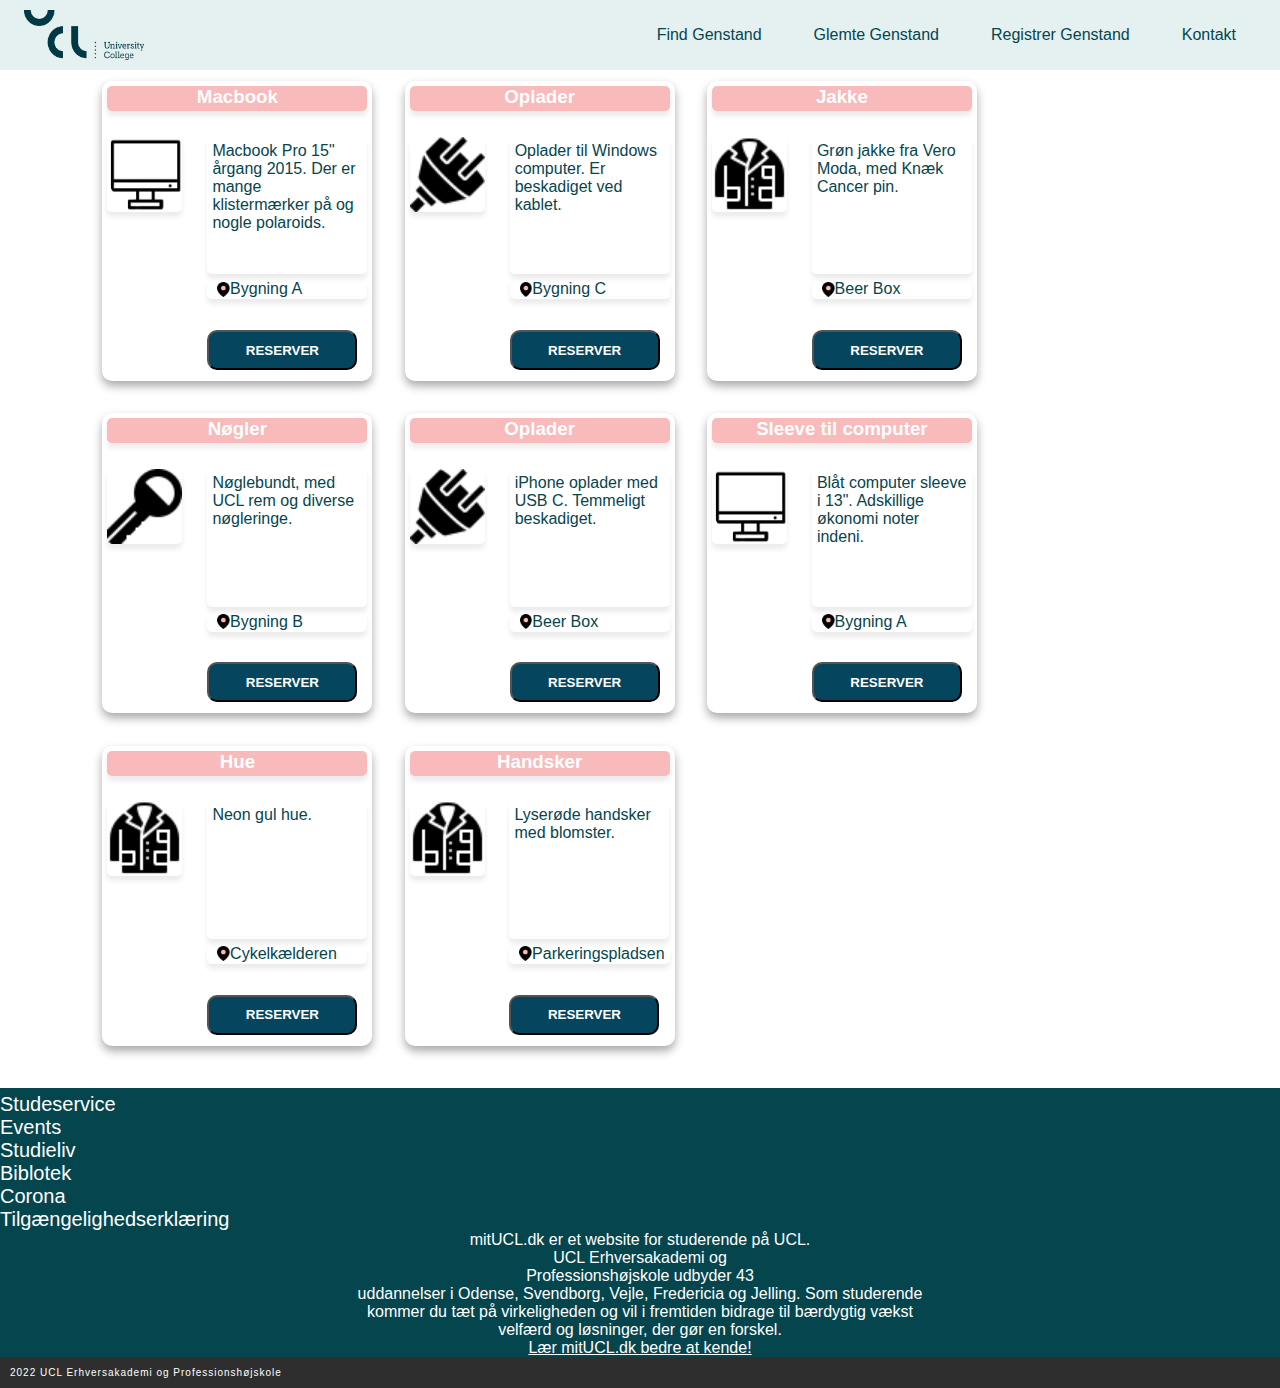
<file: feed.html>
<!DOCTYPE html>
<html lang="en" dir="ltr">
  <head>
    <meta charset="utf-8">
    <meta name="viewport" content="width=device-width, initial-scale=1.0">
    <link rel="stylesheet" href="indeks.css">
    <script src="Script.js" defer></script>
    <link href="https://fonts.googleapis.com/icon?family=Material+Icons" rel="stylesheet">
    <title>Glemte sager</title>
  </head>
  <body onLoad="initClock()">
    <body>
      <header>
          <nav class="navbar">
            <img src="ucl-logo.png" class="logo">
            <ul class="menu">
              <li><a class="menuItem" href="forside.html" >Find Genstand</a></li>
              <li><a class="menuItem" href="fundetnoget.html" >Glemte Genstand</a></li>
              <li><a class="menuItem" href="registrergenstand.html" >Registrer Genstand</a></li>
              <li><a class="menuItem" href="kontakt.html" >Kontakt</a></li>
            </ul>
  
  
  
              <div class="hamburger">
                 <i class="menuIcon material-icons">menu</i>
                 <i class="closeIcon material-icons">close</i>
              </div>
          </nav>
      </header>


 <div class="search-wrapper">
   <label for ="search">Glemte sager</label>
   <input type="search" id="search" class="searchbar">
 </div>

 <!-- <div class="user-cards" data-user-cards-container>
     <template data-user-template>
       <div class="card">
           <div class="header" data-header></div>
           <div class="body" data-body></div>
       </div>
     </template> -->

   <!-- <div class="wrap">
     <div class="search">
         <!-- <input type="text" class="searchTerm" placeholder="Har du glemt noget?"> -->
         <!-- <button type="submit" class="searchButton">
             <i class=fa fa-search></i>
             </button>
     </div>
 </div> -->


  <a href="forside.html" class="previous">&laquo; Tilbage</a>
  <br>
  <br>

<!-- <script onLoad="initClock()"></script>
  <div id="timedate">
    <a id="mon">January</a>
    <a id="d">1</a>,
    <a id="y">0</a><br />
    <a id="h">12</a>:
    <a id="m">00</a>:
    <a id="s">00</a>
  </div> -->
<!--
  Stephanie JavaScript ovenfor -->

    <section id="feed">

      <div class="glemteFeed">
        <h3 class="objekt">Macbook</h3>
        <img class="ikonFeed" src="pc.png" alt="">
        <p class="beskrivelseFeed"> Macbook Pro 15" årgang 2015. Der er mange klistermærker på og nogle polaroids.</p>
        <p class="lokationFeed"><img class="glemtSted" src="billederkontakt/sted.png" alt="">Bygning A</p>
        <button class="reserverKnap" type="button" name="button"onclick="feedKnap()">RESERVER</button>
      </div>

      <div class="glemteFeed">
        <h3 class="objekt">Oplader</h3>
        <img class="ikonFeed" src="charger.png" alt="">
        <p class="beskrivelseFeed">Oplader til Windows computer. Er beskadiget ved kablet.</p>
        <p class="lokationFeed"><img class="glemtSted" src="billederkontakt/sted.png" alt="">Bygning C</p>
        <button class="reserverKnap" type="button" name="button"onclick="feedKnap()">RESERVER</button>
      </div>

      <div class="glemteFeed">
        <h3 class="objekt">Jakke</h3>
        <img class="ikonFeed" src="coat.png" alt="">
        <p class="beskrivelseFeed">Grøn jakke fra Vero Moda, med Knæk Cancer pin.</p>
        <p class="lokationFeed"><img class="glemtSted" src="billederkontakt/sted.png" alt="">Beer Box</p>
        <button class="reserverKnap" type="button" name="button"onclick="feedKnap()">RESERVER</button>
      </div>


      <div class="glemteFeed">
        <h3 class="objekt">Nøgler</h3>
        <img class="ikonFeed" src="key.png" alt="">
        <p class="beskrivelseFeed">Nøglebundt, med UCL rem og diverse nøgleringe.</p>
        <p class="lokationFeed"><img class="glemtSted" src="billederkontakt/sted.png" alt="">Bygning B</p>
        <button class="reserverKnap" type="button" name="button"onclick="feedKnap()">RESERVER</button>
      </div>

      <div class="glemteFeed">
        <h3 class="objekt">Oplader</h3>
        <img class="ikonFeed" src="charger.png" alt="">
        <p class="beskrivelseFeed">iPhone oplader med USB C. Temmeligt beskadiget.</p>
        <p class="lokationFeed"><img class="glemtSted" src="billederkontakt/sted.png" alt="">Beer Box</p>
        <button class="reserverKnap" type="button" name="button"onclick="feedKnap()">RESERVER</button>
      </div>

      <div class="glemteFeed">
          <h3 class="objekt">Sleeve til computer</h3>
          <img class="ikonFeed" src="pc.png" alt="">
          <p class="beskrivelseFeed">Blåt computer sleeve i 13". Adskillige økonomi noter indeni.</p>
          <p class="lokationFeed"><img class="glemtSted" src="billederkontakt/sted.png" alt="">Bygning A</p>
          <button class="reserverKnap" type="button" name="button"onclick="feedKnap()">RESERVER</button>
        </div>

        <div class="glemteFeed">
          <h3 class="objekt">Hue</h3>
          <img class="ikonFeed" src="coat.png" alt="">
          <p class="beskrivelseFeed">Neon gul hue.</p>
          <p class="lokationFeed"><img class="glemtSted" src="billederkontakt/sted.png" alt="">Cykelkælderen</p>
          <button class="reserverKnap" type="button" name="button"onclick="feedKnap()">RESERVER</button>
        </div>

        <div class="glemteFeed">
          <h3 class="objekt">Handsker</h3>
          <img class="ikonFeed" src="coat.png" alt="">
          <p class="beskrivelseFeed">Lyserøde handsker med blomster.</p>
          <p class="lokationFeed"><img class="glemtSted" src="billederkontakt/sted.png" alt="">Parkeringspladsen</p>
          <button class="reserverKnap" type="button" name="button"onclick="feedKnap()">RESERVER</button>
        </div>
    </section>

    <div class="botmenu">


<div class="liste">
<ul style="list-style-type: none;">
<a href="https://www.mitucl.dk/studieservice"> <li>Studeservice</li></a>
<a href="https://www.mitucl.dk/events"> <li>Events</li></a>
<a href="https://www.mitucl.dk/studieliv"> <li>Studieliv</li></a>
<a href="https://bib.ucl.dk/"> <li>Biblotek</li></a>
<a href="https://www.mitucl.dk/corona"> <li>Corona</li></a>
<a href="https://www.was.digst.dk/mitucl-dk"> <li>Tilgængelighedserklæring</li></a>
</ul>
</div>

<div class="botmenutekst">
<ul>
  <p>mitUCL.dk er et website for studerende på UCL.<br>
    UCL Erhversakademi og <br> Professionshøjskole udbyder 43 <br>
    uddannelser i Odense, Svendborg, Vejle, Fredericia og Jelling. Som studerende <br>
    kommer du tæt på virkeligheden og vil i fremtiden bidrage til bærdygtig vækst <br>
    velfærd og løsninger, der gør en forskel. <br>
    </p>
    <div class="lærmere">
    <a href="https://www.mitucl.dk/rundvisning-paa-mitucldk"><p>Lær mitUCL.dk bedre at kende!</p></a>
    </div>
  </ul>
</div>
<div class="icons">
  <a href="https://www.facebook.com/ucl.dk/"><i class="fa fa-facebook"></i></a>
  <a href="https://twitter.com/ucldk"><i class="fa fa-twitter"></i></a>
  <a href="https://www.instagram.com/ucl.dk/"><i class="fa fa-instagram"></i></a>
  <a href="https://www.linkedin.com/school/ucldk/"><i class="fa fa-linkedin"></i></a>
</div>
</div>

<footer>
  <div class="footer">
    <p><i class="fa fa-copyright"> </i>2022 UCL Erhversakademi og Professionshøjskole</p>
</div>
<button onclick="topFunction()" id="myBtn" title="Go to top">Top</button>
</footer>
  </body>
</html>
</file>
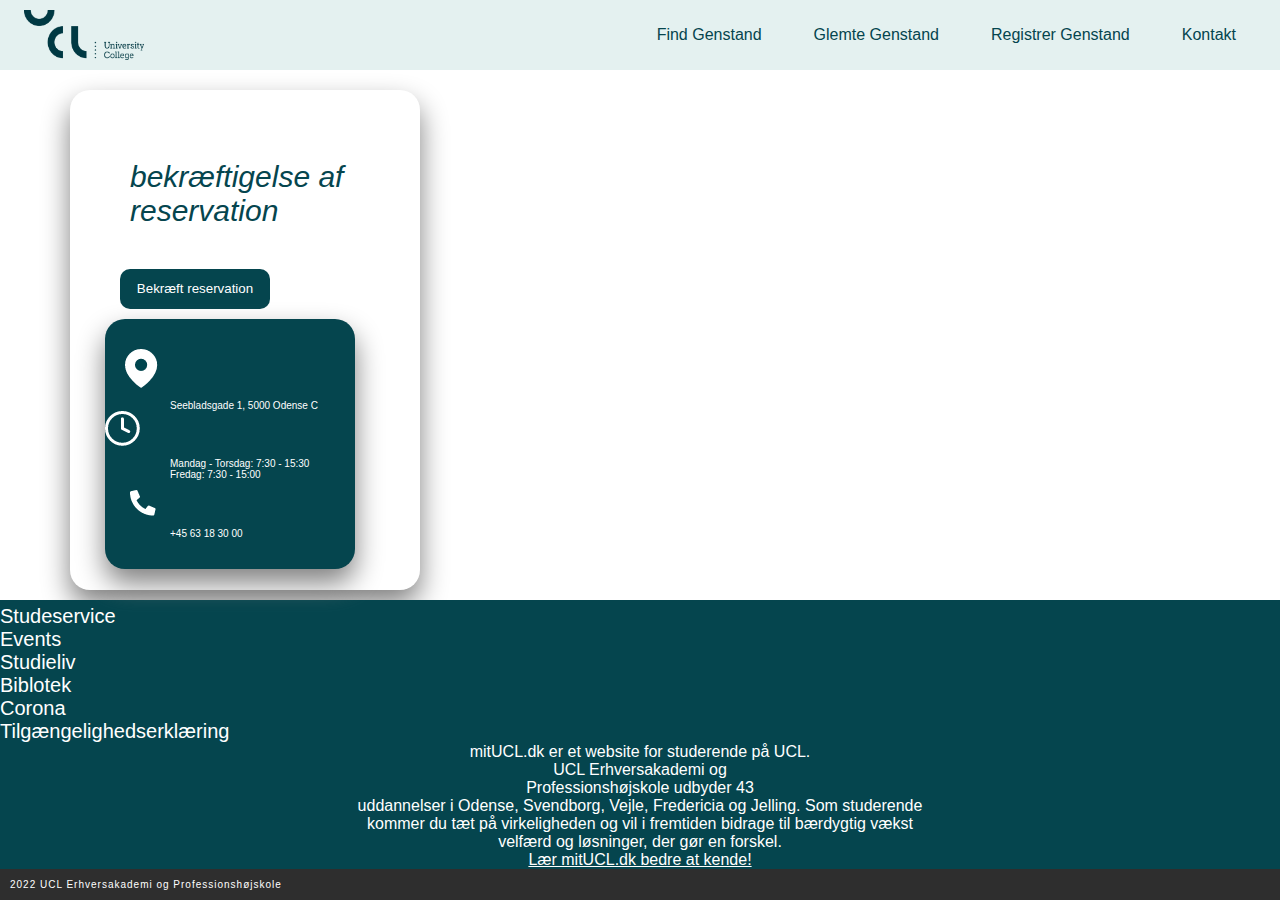
<file: reservation.html>
<!DOCTYPE html>
  <script src="Script.js" defer></script>
<html>

<head>
  <meta charset="utf-8">
  <meta name="viewport" content="width=device-width, initial-scale=1.0">
  <link rel="stylesheet" href="indeks.css">
  <link href="https://fonts.googleapis.com/icon?family=Material+Icons" rel="stylesheet">
</head>

<body>
  <header>
    <nav class="navbar">
      <img src="ucl-logo.png" class="logo">
      <ul class="menu">
          <li><a class="menuItem" href="#" >Find Genstand</a></li>
          <li><a class="menuItem" href="#" >Glemte Genstand</a></li>
          <li><a class="menuItem" href="#" >Registrer Genstand</a></li>
          <li><a class="menuItem" href="#" >Kontakt</a></li>
      </ul>
        <div class="hamburger">
            <i class="menuIcon material-icons">menu</i>
            <i class="closeIcon material-icons">close</i>
        </div>
    </nav>
  </header>


  <br>
  <br>
  <br>
  <br>
  <br>


    <div class="hvidbox">

    <div class="bekræft">
      <p>bekræftigelse af reservation</p>

    </div>

    <button class="knap" onclick="myFunction()">Bekræft reservation</button>


    <p id="demo"></p>

    <div class="kontakttak">
    <img src="billederkontakt/sted.png" class="takikonadresse" alt="Sted ikon">
    <div class="takadresse" >Seebladsgade 1, 5000 Odense C </div>

    <img src="billederkontakt/klok.png" class="takikonklokke" alt="Klokke ikon">
    <div class="takklokke" >Mandag - Torsdag: 7:30 - 15:30 <br> Fredag: 7:30 - 15:00 </div>

    <img src="billederkontakt/tele.png" class="takikontelefon" alt="Telefon ikon">
    <div class="taktelefon" > +45 63 18 30 00</div>
    </div>
    </div>

    <div class="botmenu">


    <div class="liste">
    <ul style="list-style-type: none;">
    <a href="https://www.mitucl.dk/studieservice"> <li>Studeservice</li></a>
    <a href="https://www.mitucl.dk/events"> <li>Events</li></a>
    <a href="https://www.mitucl.dk/studieliv"> <li>Studieliv</li></a>
    <a href="https://bib.ucl.dk/"> <li>Biblotek</li></a>
    <a href="https://www.mitucl.dk/corona"> <li>Corona</li></a>
    <a href="https://www.was.digst.dk/mitucl-dk"> <li>Tilgængelighedserklæring</li></a>
  </div>
  

  <div class="botmenu">




  
    <div class="botmenutekst">
    <ul>
      <p>mitUCL.dk er et website for studerende på UCL.<br>
        UCL Erhversakademi og <br> Professionshøjskole udbyder 43 <br>
        uddannelser i Odense, Svendborg, Vejle, Fredericia og Jelling. Som studerende <br>
        kommer du tæt på virkeligheden og vil i fremtiden bidrage til bærdygtig vækst <br>
        velfærd og løsninger, der gør en forskel. <br>
        </p>
        <div class="lærmere">
        <a href="https://www.mitucl.dk/rundvisning-paa-mitucldk"><p>Lær mitUCL.dk bedre at kende!</p></a>
        </div>
      </ul>
    </div>
    <div class="icons">
      <a href="https://www.facebook.com/ucl.dk/"><i class="fa fa-facebook"></i></a>
      <a href="https://twitter.com/ucldk"><i class="fa fa-twitter"></i></a>
      <a href="https://www.instagram.com/ucl.dk/"><i class="fa fa-instagram"></i></a>
      <a href="https://www.linkedin.com/school/ucldk/"><i class="fa fa-linkedin"></i></a>
    </div>
    </div>

    <footer>
      <div class="footer">
        <p><i class="fa fa-copyright"> </i>2022 UCL Erhversakademi og Professionshøjskole</p>
    </div>
    <button onclick="topFunction()" id="myBtn" title="Go to top">Top</button>
    </footer>
  </div>

</body>

</html>
</file>
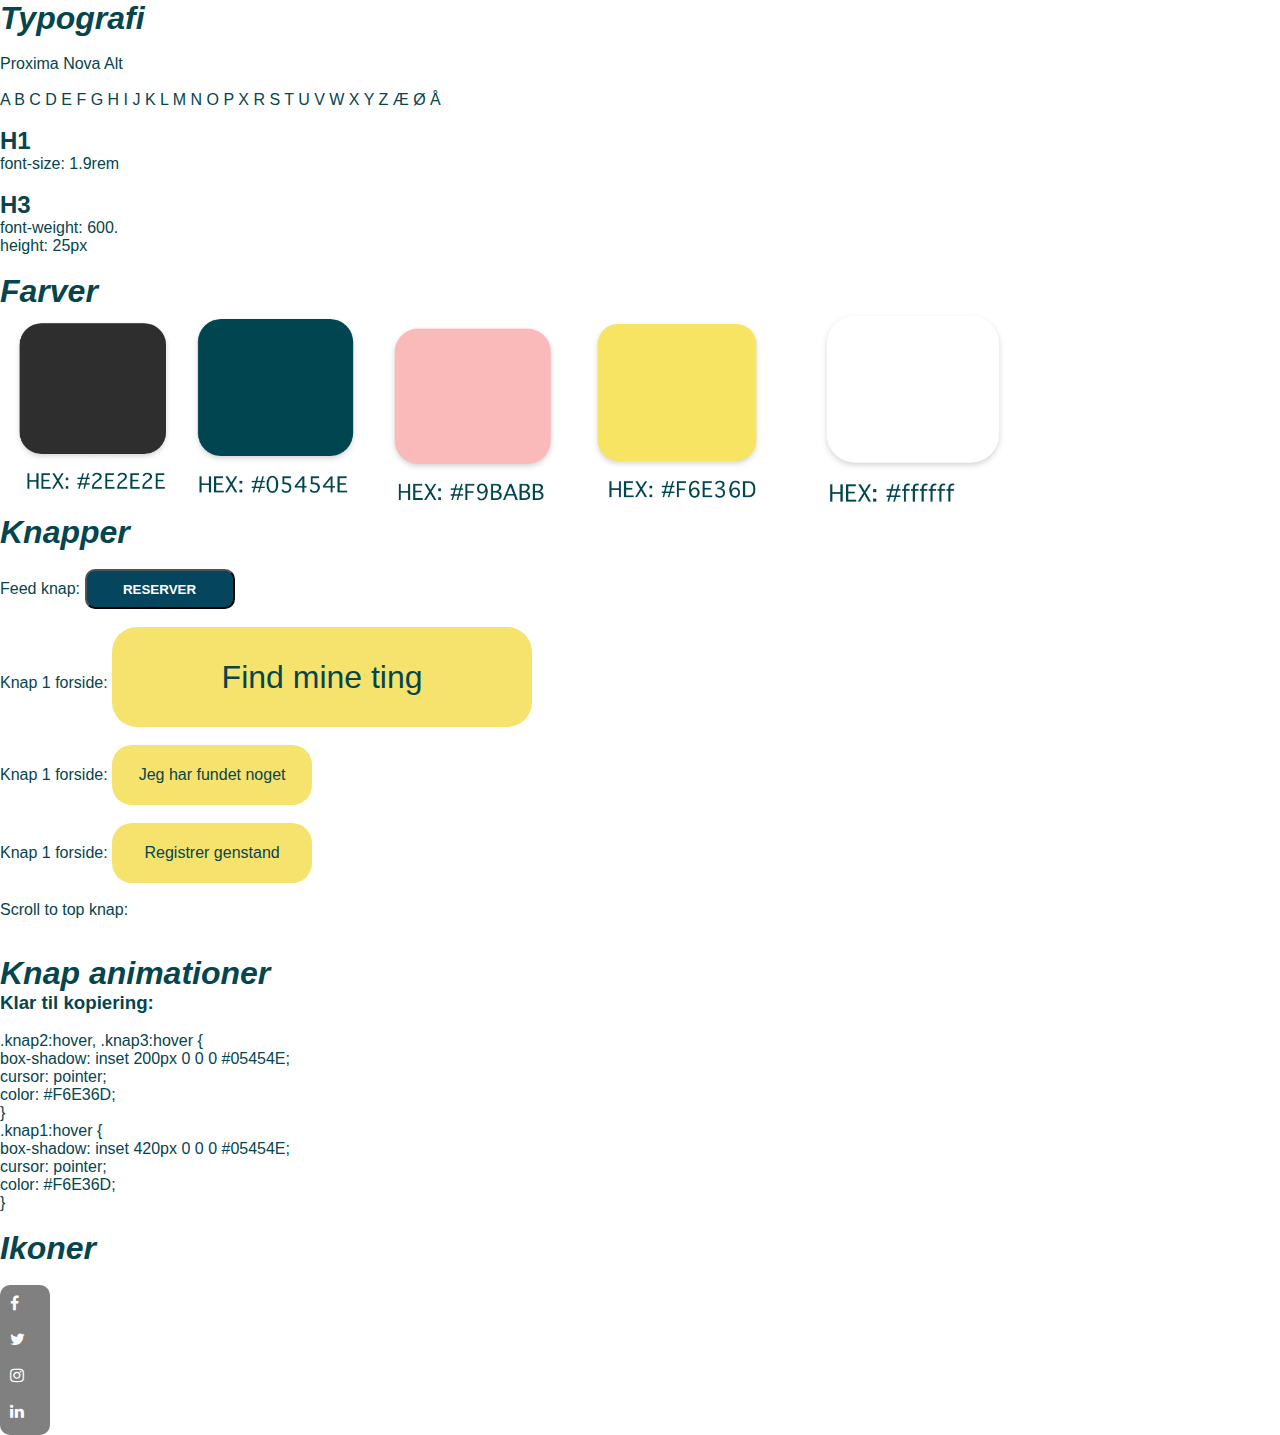
<file: styleguide.html>
<!DOCTYPE html>
<html lang="en" dir="ltr">
  <head>
    <link rel="stylesheet" href="indeks.css">
    <link rel="stylesheet" href="https://cdnjs.cloudflare.com/ajax/libs/font-awesome/4.7.0/css/font-awesome.min.css">
    <link href="https://fonts.googleapis.com/icon?family=Material+Icons" rel="stylesheet">
    <script src="Script.js" charset="utf-8" defer></script>
    <meta charset="utf-8">
    <title></title>
  </head>
  <body>

<div class="typografiStyle">
  <h1>Typografi</h1>
    <br>
    <p>Proxima Nova Alt</p>
    <br>
    <p>A B C D E F G H I J K L M N O P X R S T U V W X Y Z Æ Ø Å </p>
    <br>
    <h2>H1</h2>
    <p>font-size: 1.9rem</p>
    <br>
    <h2>H3</h2>
    <p>font-weight: 600.</p>
    <p>height: 25px</p>
    <br>

</div>

<div class="farverStyle">
    <h1>Farver</h1>
    <div class="boxStyle">
      <img src="black.png" alt="" height="200px">
      <img src="blue.png" alt=""height="200px">
      <img src="pink.png" alt=""height="200px">
      <img src="yellow.png" alt=""height="200px">
      <img src="hvid.png" alt=""height="200px">
    </div>
</div>

<div class="knapperStyle">
  <h1>Knapper</h1>
  <br>
  <p>Feed knap: <button class="reserverKnap" type="button" name="button">RESERVER</button></p>
  <br>
  <p>Knap 1 forside: <button class="knap1" onclick="forsideKnapLinks()">Find mine ting</button></p>
  <br>
  <p>Knap 1 forside: <button class="knap2" onclick="forsideKnapLinks1()">Jeg har fundet noget</button></p>
  <br>
  <p>Knap 1 forside: <button class="knap3" onclick="forsideKnapLinks2()">Registrer genstand</button></p>
  <br>
  <p>Scroll to top knap: <button onclick="topFunction()" id="myBtn" title="Go to top">Top</button></p>
  <br>
  <br>
  <h1>Knap animationer</h1>
  <h3>Klar til kopiering: </h3>
  <br>
  <p>.knap2:hover, .knap3:hover { <br>
    box-shadow: inset 200px 0 0 0 #05454E;<br>
    cursor: pointer;<br>
    color: #F6E36D;<br>
  }
  <br>
  .knap1:hover {<br>
     box-shadow: inset 420px 0 0 0 #05454E;<br>
    cursor: pointer;<br>
    color: #F6E36D;<br>
  }</p>
</div>
<br>

<h1>Ikoner</h1>
<br>
<div class="ikonerStyle">
  <a href="https://www.facebook.com/ucl.dk/"><i class="fa fa-facebook"></i></a><br>
  <a href="https://twitter.com/ucldk"><i class="fa fa-twitter"></i></a><br>
  <a href="https://www.instagram.com/ucl.dk/"><i class="fa fa-instagram"></i></a><br>
  <a href="https://www.linkedin.com/school/ucldk/"><i class="fa fa-linkedin"></i></a><br>
</div>



  </body>
</html>
</file>
<file: indeks.css>
:root {
  --gul:#F6E36D;
  --lilla: #F9BABB;
  --blå: #05454E;
  --grå-ish: #e4f1f0;
  --hvid:#ffffff;
}


* {
    padding: 0;
    margin: 0;
}

/* header med menu */
header {
  position: fixed;
  background-color: var(--grå-ish);
  width: 100vw;
  z-index: 10;
}

li{
  list-style: none;
}

a{
  color: var(--blå);
  text-decoration: none;
}

.previous {
  color: var(--blå);
}

.navbar {
  min-height: 70px;
  display: flex;
  justify-content: space-between;
  align-items: center;
  padding: 0 24px;

}

.menu {
  display: flex;
  justify-content: space-between;
  align-items: center;
  gap: 12px;
}

.logo {
height: 50px;
width: 120px;
}

.nav-link {
  transition: 0.7s ease;
}

.menu li a {
  color: var(--blå);
  padding: 20px;
}

.menuItem:hover {
  color: #89A7AC;
}

.hamburger {
  display: none;
  cursor: pointer;
}



body {
    background-color: white;
    font-family:"Proxima Nova Alt", Sans-serif;
}
footer {
  background-color: #05454E;
  font-family:"Proxima Nova Alt", Sans-serif;
  color: white;
  text-align: left;
}

.footertekst {
  color: white;
  line-height: 1,4;
}

.icons {
letter-spacing: 1px;
margin-left: 39px;
}

.lærmere {
  text-decoration: underline;
}
.footer2 {
  background-color: #2E2E2E;
  padding: 10px;
  text-align: center;
  letter-spacing: 1px;
  font-size: 10px;
}

.container {
  display: grid;
  grid-template-columns: 200px 100p;
  flex-direction: column;
  justify-content: space-evenly;
  align-items: center;
}

.icons {
  letter-spacing: 1px;
margin-left: 39px;
}

.footertekst {
  color: white;
  line-height: normal;
  text-align: left;
}

.icons {
  letter-spacing: 1px;
margin-left: 39px;
}


.lærmere {
  text-decoration: underline;
}
.footer2{
  background-color: #2E2E2E;
  padding: 10px;
  text-align: center;
  letter-spacing: 1px;
  font-size: 10px;
}



.overskrift-forside {
  padding-top: 180px;
  text-align: center;

}

/* 3 knapper på forsiden */
.container {
  display: grid;
  grid-template-columns: 200px auto;
  grid-auto-rows: minmax(50px,auto);
  grid-gap:20px;
  grid-template-areas: "header header"
  "fundet registrer";
  justify-content: center;
  align-content: center;
  height: 50vh;

}

.knap1{
  grid-area: header;
  width: 420px;
  height: 100px;
  border: none;
  color: #05454E;
  background-color: #F6E36D;
  border-radius: 25px;
  box-shadow: inset 0 0 0 0 #05454E;
  transition: ease-out 0.2s;
  font-size: 2rem;
  outline: none;
}

.knap2 {
  grid-area: fundet;
  width: 200px;
  height: 60px;
  border: none;
  color: #05454E;
  background-color: #F6E36D;
  border-radius: 20px;
  box-shadow: inset 0 0 0 0 #05454E;
  transition: ease-out 0.2s;
  font-size: 1rem;
  outline: none;
}

.knap3{
  grid-area: registrer;
  width: 200px;
  height: 60px;
  border: none;
  color: #05454E;
  background-color: #F6E36D;
  border-radius: 20px;
  box-shadow: inset 0 0 0 0 #05454E;
  transition: ease-out 0.2s;
  font-size: 1rem;
  outline: none;
}



.knap2:hover, .knap3:hover {
  box-shadow: inset 200px 0 0 0 #05454E;
  cursor: pointer;
  color: #F6E36D;
}

.knap1:hover {
   box-shadow: inset 420px 0 0 0 #05454E;
  cursor: pointer;
  color: #F6E36D;
}


body{
    font-family: Proxima Nova Alt;
    color:  #05454E;
    margin-bottom: 0px;
    margin-left: 0px;
    margin-right: 0px;
    margin-top: 0px;
}

a {
  color: white;

}


.header {
  padding: 5px;
  text-align: center;
  background:#05454E;
  color: white;
  font-size: 20px;
  width: 100%;
}


.faq-heading{
    padding: 20px 60px;

}
.faq-container{
display: flex;
justify-content: center;
flex-direction: column;
}
.hr-line{
  width: 60%;
  margin: auto;

}
/* Style the buttons that are used to open and close the faq-page body */
.faq-page {
    /* background-color: #eee; */
    color: #05454E;
    cursor: pointer;
    padding: 30px 20px;
    width: 60%;
    border: none;
    outline: none;
    margin: auto;
}
.faq-body{
    margin: auto;
    /* text-align: center; */
   width: 50%;
   padding: auto;

}
/* Add a background color to the button if it is clicked on (add the .active class with JS), and when you move the mouse over it (hover) */
.active,
.faq-page:hover {
    background-color: #F9F9F9;
}
/* Style the faq-page panel. Note: hidden by default */
.faq-body {
    padding: 0 18px;
    background-color: white;
    display: none;
    overflow: hidden;
}
.faq-page:after {
    content: '\02795';
    /* Unicode character for "plus" sign (+) */

    font-size: 20px;
    float: right;
    margin-left: 5px;
}
.active:after {
    content: "\2796";
    /* Unicode character for "minus" sign (-) */

}
.botmenu {
  margin-bottom: 0;
  width: 100%;
  background-color: #05454E;
  color: white;
  text-align: left;
}
.liste{
  text-align: left;
  padding-top: 5px;
}

.botmenutekst{
  text-align: center;
}

.footer{
  background-color: #2E2E2E;
  padding: 10px;
  text-align: left;
  letter-spacing: 1px;
  font-size: 10px;
  color: white;
}
.icons {
  letter-spacing: 1px;
margin-left: 39px;
}
#myBtn {
  display: none; /* Hidden by default */
  position: fixed; /* Fixed/sticky position */
  bottom: 20px; /* Place the button at the bottom of the page */
  right: 30px; /* Place the button 30px from the right */
  z-index: 99; /* Make sure it does not overlap */
  border: none; /* Remove borders */
  outline: none; /* Remove outline */
  background-color: white; /* Set a background color */
  color: #05454E; /* Text color */
  cursor: pointer; /* Add a mouse pointer on hover */
  padding: 15px; /* Some padding */
  border-radius: 10px; /* Rounded corners */
  font-size: 18px; /* Increase font size */
}
#myBtn:hover {
  background-color:  #F6E36D; /* Add a dark-grey background on hover */
}


/* Regristrer genstand css */

@import url('https://fonts.googleapis.com/css?family=Josefin+Sans');

*{
  margin: 0;
  padding: 0;
  box-sizing: border-box;
  outline: none;
  font-family: 'Josefin Sans', sans-serif;
}

body{
  background: white;
}
/* <<<<<<< HEAD


=======
>>>>>>> parent of d95b1b4 (double fuck)
@media only screen and (max-width: 600px) {
  .wapper {
======= */

/* @media only screen and (max-width: 600px) {
  .wapper {

@media only screen and (max-width: 600px) {
  .wrapper {
>>>>>>> 4cb67710e30d527aa678287bf3452030222e7b7c

>>>>>>> 837a47234183379e7859893895a8fa9ca53690a9

  }
}
<<<<<<< HEAD

  *{


>>>>>>> 3e078a62d9f47fabcddbb849cf354eabc40225fb
=======
>>>>>>> parent of d95b1b4 (double fuck)
.wrapper{
  position: absolute;
  top: 50%;
  left: 50%;
  transform: translate(-50%,-50%);
  max-width: 350px;
  width: 100%;
  background: #fff;
  padding: 25px;
  border-radius: 5px;
  box-shadow: 0px 0px 20px #00000010;
}

.wrapper h2{
  text-align: center;
  margin-bottom: 20px;
  letter-spacing: 3px;
  color: #05454E;
}

.wrapper .input_field{
  margin-bottom: 10px;
}

.wrapper .input_field input[type="text"],
.wrapper textarea{
  border: 1px solid #e0e0e0;
  width: 100%;
  padding: 10px;
}

.wrapper textarea{
  resize: none;
  height: 80px;
}

.wrapper .btn button[type="registrer"]{
  border: 0px;
  margin-top: 15px;
  padding: 10px;
  text-align: center;
  width: 100%;
  background: #05454E;
  color: white;
  text-transform: uppercase;
  letter-spacing: 5px;
  font-weight: bold;
  border-radius: 25px;
  cursor: pointer;
}

#error_message{
  margin-bottom: 20px;
  background: #fe8b8e;
  padding: 0px;
  text-align: center;
  font-size: 14px;
  transition: all 0.5s ease;
}


/* .searchbar {
  margin-top: 70px;
} */ */

.search-wrapper {
  display:flex;
  flex-direction: column;
  gap: .25rem;
}

input {
  font-size: 1rem;
  margin-top: 10px;
  position:static;
  border-color: #05454E;
  border-radius: 10px;
  height: 30px;
  margin-top: 15px;
}

/* .user-cards {
  display: grid;
  grid-template-columns: repeat(autofill, minmax(150px, 1fr));
  gap: .25rem;
  margin-top: 1rem;
} */

/* .card {
  border: 1px solid black;
  background-color: white;
  padding: .5rem;
}

.card > .header {
  margin-bottom: .25rem;
}

.card > .body {
  font-size: .8rem;
  color: #777;
}

.hide {
  display: none;
} */

/* Steph kode*/
#timedate {
  font: small-caps 20px/100% Arial, sans-serif;
  text-align: center;
  width: 100%;
  color: var(--blå);
  padding: 20px;
  background-color: var(--blå);
}

#feed {
  display: inline-flex;
  flex-wrap: wrap;
  margin-left: 8%;
  margin-right: 8%;
  column-gap: 3%;
}
.glemteFeed {
  grid-area: allFeed;
  box-sizing: border-box;
  grid-gap: 5px;
  box-shadow: 0px 5px 10px #a9a9a9;
  background-color: white;
  width: 270px;
  height: 300px;
  margin-bottom: 3%;
  padding: 5px;
  border-radius: 10px;
  display: grid;
  grid-template-columns: 1fr auto;
  grid-template-rows: 0.5fr 1.5fr 0.5fr 0.5fr;
  grid-template-areas:
  "objekt objekt"
  "ikonFeed beskrivelseFeed"
  ". lokationFeed"
  ". reserverKnap";
}
.glemteFeed h3 {
  grid-area: objekt;
  z-index: 1;
  box-shadow: 0px 5px 5px #ececec;
  border-radius: 5px;
  text-align: center;
  height: 25px;
  background-color: var(--lilla);
  color: white;
  font-weight: 600;
}
.glemteFeed p {
  box-shadow: 0px 5px 5px #ececec;
  border-radius: 5px;
  padding: 5px;
}
.ikonFeed {
  grid-area: ikonFeed;
  height: 100px;
  width: 100px;
  height: 75px;
  width: 75px;
  box-shadow: 0px 5px 5px #ececec;
  border-radius: 5px;
  z-index: 1;
}
.beskrivelseFeed {
  grid-area: beskrivelseFeed;
  z-index: 1;
  height: auto;
  box-shadow: 0px 5px 5px #ececec;
  border-radius: 5px;
  padding: 10px;
  width: 160px;
}
.lokationFeed {
  grid-area: lokationFeed;
  display: flex;
  z-index: 1;
  height: 20px;
  align-items: center;
  padding-left: 5px;
}
.glemtSted {
  display: flex;
  grid-area: lokationFeed;
  filter: invert();
  height: 15px;
  padding-left: 5px;
}
.reserverKnap {
  display: inline-block;
  cursor: pointer;
  grid-area: reserverKnap;
  background-color: #05455E;
  width: 150px;
  height: 40px;
  border-radius: 10px;
  text-align: center;
  color: white;
  font-weight: bold;
}



h1{
  color: #05454E;
  font: "Proxima Nova Alt", Sans-serif;
  font-style: italic;
}

.kontakt{
  display: grid;
  margin-left: 30px;
  border-radius: 20px;
  background-color: #05454E;
  border-color: black;
  box-shadow: 0 14px 28px #808080;
  width: 70%;
  height: 200px;
  grid-template-columns: auto;
  grid-template-rows: auto;
  grid-template-areas:
  "a"
  "b"
  "c";
}

.ikonadresse {
  grid-area: a;
  margin-left: 20px;
  margin-top: 15px;
}

.adresse{
  grid-area: a;
  margin-left: 65px;
  margin-top: 25px;
  color: #ffffff;
}

.ikonklokke{
  grid-area: b;
  margin-left: 20px;
  margin-top: 10px;
}

.klokke{
  grid-area: b;
  margin-left: 70px;
  margin-top: 10px;
  color: #ffffff;
}

.ikontelefon{
  grid-area: c;
  margin-left: 25px;
  margin-top: 10px;
}

.telefon{
  grid-area: c;
  margin-left: 70px;
  margin-top: 10px;
  color: #ffffff;
}

.skolen{
  width: 70%;
  height: 200px;
  box-shadow: 0 14px 28px #808080;
  border-radius: 20px;
  margin-top: 40px;
  margin-left: 30px;
}

.fundet{
  margin-left: 30px;
  margin-top: 100px;
  display: grid;
  grid-template-columns: auto auto auto;
  grid-template-rows: auto auto auto;
  grid-template-areas:
  "a"
  "b"
  "c";
  color: #05454E;
  font-size: 35px;
  font-style: italic;
  font: "Proxima Nova Alt", Sans-serif;

}

.fundettekst{
  grid-area: b;
  font-size: 20px;
  font-style: normal;
  color: black;
  margin-top: 30px;
}

.liste{
  grid-area: b;
  font-size: 20px;
  font-style: normal;
  color: black;
  margin-top: 10px;
}
.tak{
  grid-area: c;
  color: #05454E;
  font-size: 35px;
  font-style: italic;
  font: "Proxima Nova Alt", Sans-serif;

  margin-top: 10px;
}

.kontakt{
  margin-left: 37px;
  margin-top: 15px;
}

.hvidbox{
  display: grid;
  grid-template-columns: auto;
  grid-template-rows: auto auto auto;
  grid-template-areas:
  "a"
  "b"
  "c";
  width: 350px;
  height: 500px;
  border-radius: 20px;
  background-color: white;
  border-color: none;
  box-shadow: 0 14px 28px #808080;
  margin-left: 70px;
}


.kontakttak{
  grid-area: c;
  border-radius: 20px;
  background-color: #05454E;
  border-color: black;
  box-shadow: 0 14px 28px #808080;
  width: 250px;
  height: 250px;
  margin-left: 35px;
  font-size: 10px;

}
.takikonadresse {
  grid-area: c;
  margin-left: 20px;
  margin-top: 30px;
}

.takadresse{
  grid-area: c;
  margin-left: 65px;
  margin-top: 10px;
  color: #ffffff;
}

.takkonklokke{
  grid-area: c;
  margin-left: 10px;
  margin-top: 10px;
}

.takklokke{
  grid-area: c;
  margin-left: 65px;
  margin-top: 10px;
  color: #ffffff;
}

.takikontelefon{
  grid-area: c;
  margin-left: 25px;
  margin-top: 10px;
}

.taktelefon{
  grid-area: c;
  margin-left: 65px;
  margin-top: 10px;
  color: #ffffff;
}

.bekræft{
  grid-area: a;
  color: #05454E;
  margin-left: 60px;
  font-size: 30px;
  font-style: italic;
  margin-top: 70px;
}

.knap{
  grid-area: b;
  background-color: #05454E;
  width: 150px;
  height: 40px;
  border-radius: 10px;
  color: white;
  border: none;
  margin-top: 30px;
  margin-left: 50px;
}


@media (max-width: 768px){
  .hamburger{
    display: block;
  }

    .menuItem {
    display: block;
    padding: 0 1.9rem;
    font-size: 1.8rem;
    color: white;
    text-decoration: none;
  }

  .menuItem:hover {
    text-decoration: underline;
  }

  .hamburger {
    position: fixed;
    z-index: 100;
    right: 1rem;
    background: var(--grå-ish);
    cursor: pointer;
  }

  .closeIcon {
    display: none;
  }

  .menu {
    display: flex;
    justify-content: center;
    flex-direction: column;
    position: fixed;
    transform: translateY(-100%);
    transition: ease-in-out 0.7s ;
    top: 0;
    left: 0;
    right: 0;
    bottom: 0;
    z-index: 99;
    background: var(--blå);
    color: white;
    list-style: none;
    padding-top: 4rem;
  }


  .menu li a {
    color: var(--hvid);
  }

  .showMenu {
    display: flex;
    justify-content: center;
    flex-direction: column;
    transform: translateY(0);
  }

  .overskrift-forside h1 {
    font-size: 1.9rem;
  }

  .overskrift-forside p {
    font-size: 0.9rem;
  }


  .container {
    display: grid;
    grid-template-columns: 140px auto;
    grid-auto-rows: minmax(50px,auto);
    grid-gap:15px;
  }

  .knap1{
    grid-area: header;
    width: 290px;
    height: 80px;
    font-size: 1.8rem;
    outline: none;
  }

  .knap2 {
    grid-area: fundet;
    width: 135px;
    height: 55px;
    font-size: 0.8rem;
  }

  .knap3{
    grid-area: registrer;
    width: 135px;
    height: 55px;
    font-size: 0.8rem;
  }



  .knap2:hover, .knap3:hover {
    box-shadow: inset 135px 0 0 0 #05454E;
    cursor: pointer;
    color: #F6E36D;
  }

  .knap1:hover {
     box-shadow: inset 285px 0 0 0 #05454E;
    cursor: pointer;
    color: #F6E36D;
  }
  .header {
    padding: 5px;
    text-align: center;
    background:#05454E;
    color: white;
    font-size: 13px;
    width: 100%;
  }
  .faq-heading{
      padding: 20px 60px;
      font-size: 12px;
  }
  .faq-page {
      /* background-color: #eee; */
      color: #05454E;
      cursor: pointer;
      padding: 30px 20px;
      width: 60%;
      border: none;
      outline: none;
      margin: auto;
      font-size: 12px;
  }
  .faq-page:after {
      content: '\02795';
      /* Unicode character for "plus" sign (+) */
      font-size: 12px;
      float: right;
      margin-right: -24px;
  }
  .faq-body {
      padding: 0 18px;
      background-color: white;
      display: none;
      overflow: hidden;
      font-size: 12px;
  }
  .liste{
    text-align: left;
    padding-top: 5px;
    font-size: 12px;
  }
  .botmenutekst{
    text-align: center;
    font-size: 12px;
  }

}


.ikonerStyle {
  background-color: grey;
  width: 50px;
  height: 150px;
  border-radius: 10px;
  align-items: center;
}

.ikonerStyle i {
  margin: 10px;
}
</file>
